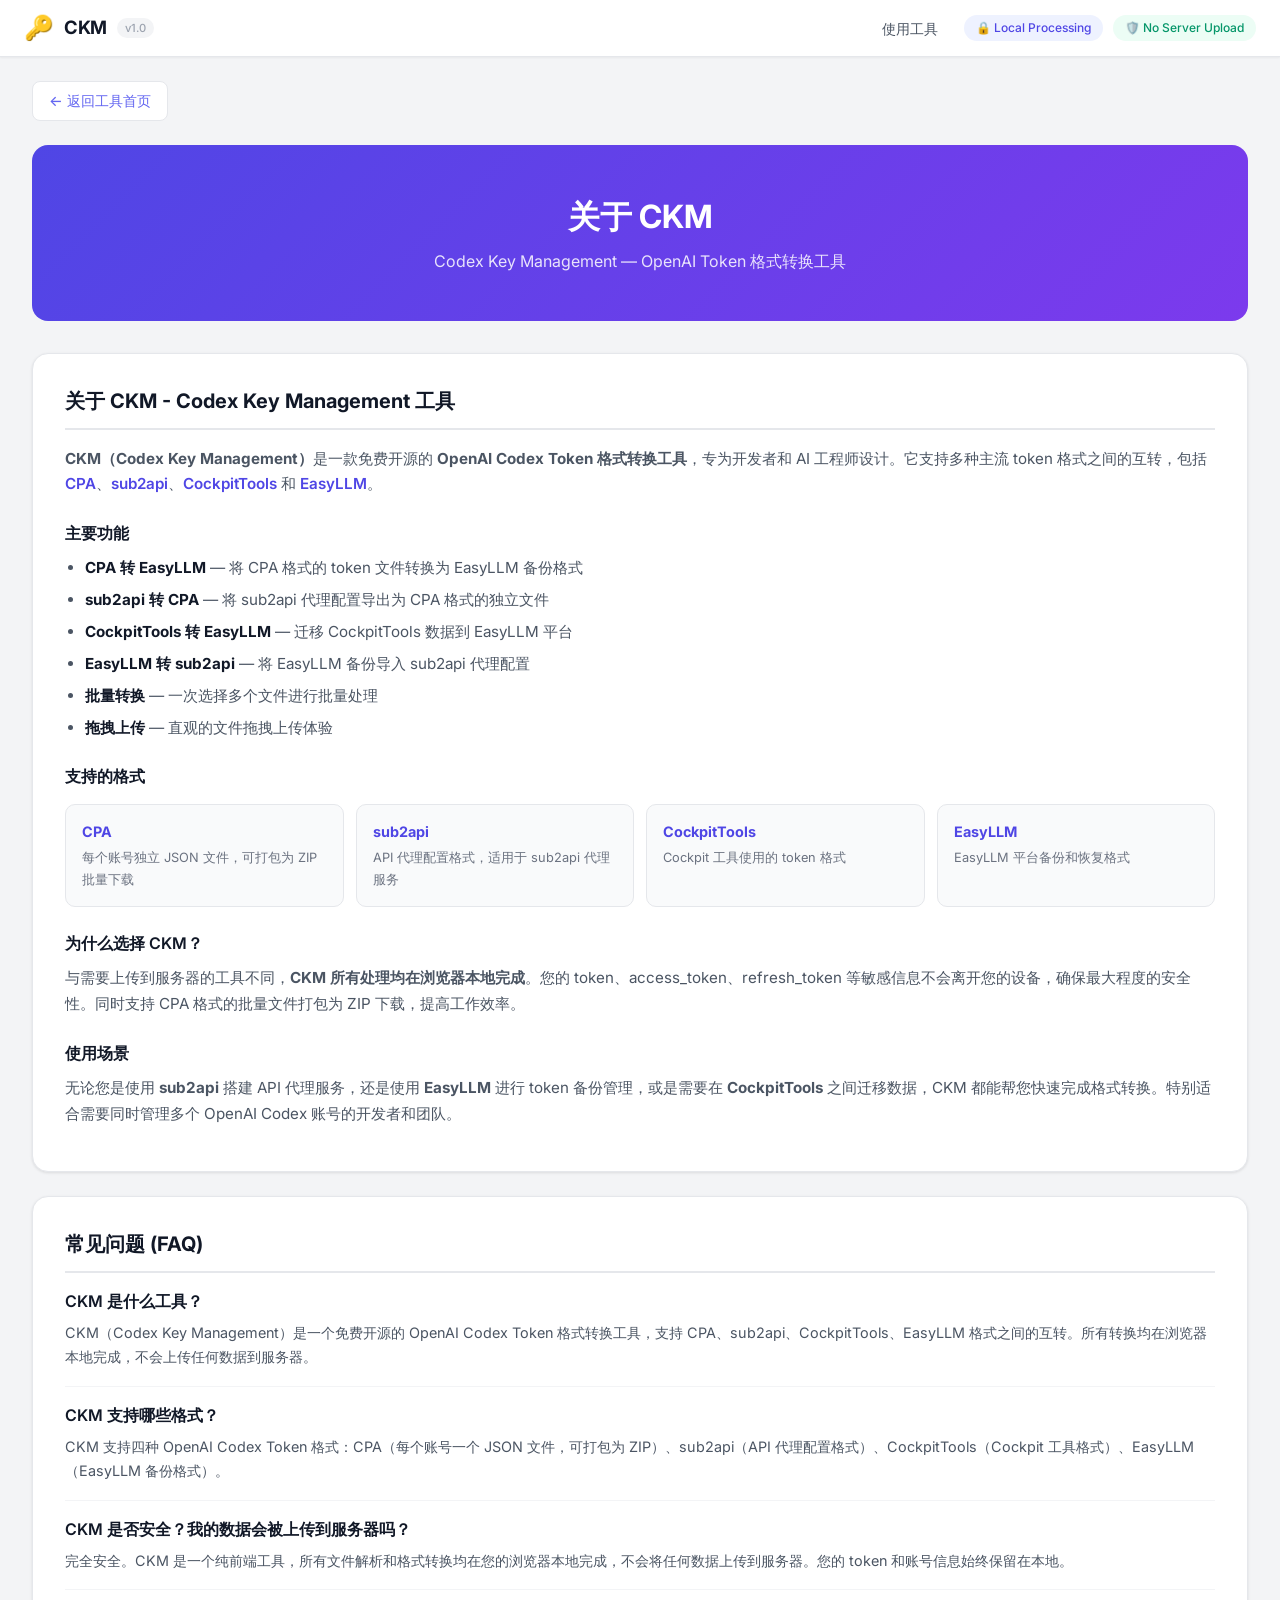
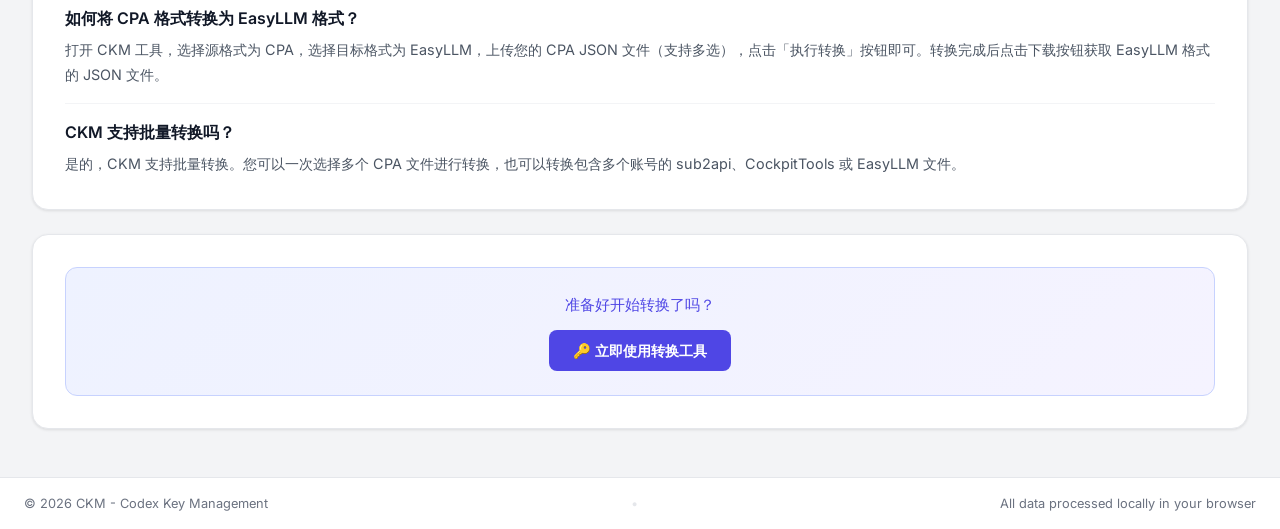
<file: about.html>
<!DOCTYPE html>
<html lang="zh-CN" dir="ltr">
<head>
    <meta charset="UTF-8">
    <meta name="viewport" content="width=device-width, initial-scale=1.0">
    <meta http-equiv="X-UA-Compatible" content="IE=edge">

    <!-- Primary SEO -->
    <title>关于 CKM | OpenAI Codex Token 格式转换工具 - CPA sub2api CockpitTools EasyLLM</title>
    <meta name="title" content="关于 CKM | OpenAI Token 格式转换工具">
    <meta name="description" content="了解 CKM（Codex Key Management）- 免费开源的 OpenAI Codex Token 格式转换工具。支持 CPA、sub2api、CockpitTools、EasyLLM 格式互转。本地浏览器处理，安全不上传。">
    <meta name="keywords" content="CKM, Codex Key Management, OpenAI token 转换, CPA 转换, sub2api 转换, CockpitTools 转换, EasyLLM 备份, OpenAI token 格式转换, token 管理工具, 免费 token 转换, 本地 token 转换工具, OpenAI API 工具">
    <meta name="author" content="CKM Project">
    <meta name="robots" content="index, follow, max-image-preview:large, max-snippet:-1, max-video-preview:-1">
    <meta name="googlebot" content="index, follow">
    <meta name="bingbot" content="index, follow">
    <meta name="language" content="Chinese">
    <meta name="revisit-after" content="7 days">
    <meta name="rating" content="general">
    <link rel="canonical" href="https://ckm.pages.dev/about.html">

    <!-- Open Graph / Facebook -->
    <meta property="og:type" content="website">
    <meta property="og:url" content="https://ckm.pages.dev/about.html">
    <meta property="og:title" content="关于 CKM | 免费 OpenAI Token 格式转换工具">
    <meta property="og:description" content="了解 CKM - 支持 CPA、sub2api、CockpitTools、EasyLLM 格式互转的本地转换工具。安全、免费、开源。">
    <meta property="og:site_name" content="CKM - Codex Key Management">
    <meta property="og:locale" content="zh_CN">

    <!-- Twitter -->
    <meta name="twitter:card" content="summary_large_image">
    <meta name="twitter:title" content="关于 CKM | 免费 OpenAI Token 转换工具">
    <meta name="twitter:description" content="了解 CKM - 支持多种 OpenAI Codex Token 格式互转的本地工具。">

    <!-- Theme & Icons -->
    <meta name="theme-color" content="#4f46e5">
    <meta name="msapplication-TileColor" content="#4f46e5">
    <meta name="apple-mobile-web-app-capable" content="yes">
    <meta name="apple-mobile-web-app-status-bar-style" content="default">
    <meta name="apple-mobile-web-app-title" content="CKM">
    <link rel="icon" type="image/svg+xml" href="/favicon.svg">
    <link rel="icon" type="image/png" sizes="32x32" href="/favicon.svg">
    <link rel="icon" type="image/png" sizes="16x16" href="/favicon.svg">
    <link rel="apple-touch-icon" href="/favicon.svg">
    <link rel="mask-icon" href="/favicon.svg" color="#4f46e5">

    <!-- Structured Data: WebApplication (GEO) -->
    <script type="application/ld+json">
    {
      "@context": "https://schema.org",
      "@type": "WebApplication",
      "name": "CKM - Codex Key Management",
      "alternateName": ["CKM", "Codex Key Manager", "OpenAI Token Converter"],
      "description": "免费开源的 OpenAI Codex Token 格式转换工具。支持 CPA、sub2api、CockpitTools、EasyLLM 格式互转。本地浏览器处理，不上传服务器。",
      "url": "https://ckm.pages.dev/",
      "applicationCategory": "DeveloperApplication",
      "operatingSystem": "Any",
      "browserRequirements": "Requires JavaScript",
      "offers": {
        "@type": "Offer",
        "price": "0",
        "priceCurrency": "USD"
      },
      "featureList": [
        "CPA 转 EasyLLM",
        "sub2api 转 CPA",
        "CockpitTools 转 EasyLLM",
        "EasyLLM 转 sub2api",
        "批量转换",
        "拖拽上传",
        "本地浏览器处理",
        "数据不上传服务器"
      ],
      "author": {
        "@type": "Organization",
        "name": "CKM Project"
      }
    }
    </script>

    <!-- Structured Data: SoftwareApplication -->
    <script type="application/ld+json">
    {
      "@context": "https://schema.org",
      "@type": "SoftwareApplication",
      "name": "CKM - Codex Key Management",
      "softwareVersion": "1.0.0",
      "description": "OpenAI Codex Token 格式转换工具，支持多种流行格式互转",
      "applicationCategory": "UtilitiesApplication",
      "operatingSystem": "Web Browser",
      "permissions": "No server access required",
      "downloadUrl": "https://ckm.pages.dev/",
      "installUrl": "https://ckm.pages.dev/",
      "aggregateRating": {
        "@type": "AggregateRating",
        "ratingValue": "4.8",
        "ratingCount": "156",
        "bestRating": "5",
        "worstRating": "1"
      }
    }
    </script>

    <!-- Structured Data: FAQPage (GEO) -->
    <script type="application/ld+json">
    {
      "@context": "https://schema.org",
      "@type": "FAQPage",
      "mainEntity": [
        {
          "@type": "Question",
          "name": "CKM 是什么工具？",
          "acceptedAnswer": {
            "@type": "Answer",
            "text": "CKM（Codex Key Management）是一个免费开源的 OpenAI Codex Token 格式转换工具，支持 CPA、sub2api、CockpitTools、EasyLLM 格式之间的互转。所有转换均在浏览器本地完成，不会上传任何数据到服务器。"
          }
        },
        {
          "@type": "Question",
          "name": "CKM 支持哪些格式？",
          "acceptedAnswer": {
            "@type": "Answer",
            "text": "CKM 支持四种 OpenAI Codex Token 格式：CPA（每个账号一个 JSON 文件，可打包为 ZIP）、sub2api（API 代理配置格式）、CockpitTools（Cockpit 工具格式）、EasyLLM（EasyLLM 备份格式）。"
          }
        },
        {
          "@type": "Question",
          "name": "CKM 是否安全？我的数据会被上传到服务器吗？",
          "acceptedAnswer": {
            "@type": "Answer",
            "text": "完全安全。CKM 是一个纯前端工具，所有文件解析和格式转换均在您的浏览器本地完成，不会将任何数据上传到服务器。您的 token 和账号信息始终保留在本地。"
          }
        },
        {
          "@type": "Question",
          "name": "如何将 CPA 格式转换为 EasyLLM 格式？",
          "acceptedAnswer": {
            "@type": "Answer",
            "text": "打开 CKM 工具，选择源格式为 CPA，选择目标格式为 EasyLLM，上传您的 CPA JSON 文件（支持多选），点击「执行转换」按钮即可。转换完成后点击下载按钮获取 EasyLLM 格式的 JSON 文件。"
          }
        },
        {
          "@type": "Question",
          "name": "CKM 支持批量转换吗？",
          "acceptedAnswer": {
            "@type": "Answer",
            "text": "是的，CKM 支持批量转换。您可以一次选择多个 CPA 文件进行转换，也可以转换包含多个账号的 sub2api、CockpitTools 或 EasyLLM 文件。"
          }
        }
      ]
    }
    </script>

    <!-- Structured Data: BreadcrumbList -->
    <script type="application/ld+json">
    {
      "@context": "https://schema.org",
      "@type": "BreadcrumbList",
      "itemListElement": [
        {
          "@type": "ListItem",
          "position": 1,
          "name": "首页",
          "item": "https://ckm.pages.dev/"
        },
        {
          "@type": "ListItem",
          "position": 2,
          "name": "关于",
          "item": "https://ckm.pages.dev/about.html"
        }
      ]
    }
    </script>

    <link rel="stylesheet" href="style.css">
    <link rel="preconnect" href="https://fonts.googleapis.com">
    <link rel="preconnect" href="https://fonts.gstatic.com" crossorigin>
    <link href="https://fonts.googleapis.com/css2?family=Inter:wght@400;500;600;700&display=swap" rel="stylesheet">
    <style>
        .about-page {
            max-width: 100%;
            width: 100%;
            margin: 0 auto;
            padding: 24px 32px;
        }
        .about-hero {
            background: linear-gradient(135deg, #4f46e5 0%, #7c3aed 100%);
            border-radius: 16px;
            padding: 48px 32px;
            text-align: center;
            margin-bottom: 32px;
        }
        .about-hero h1 {
            font-size: 2rem;
            font-weight: 700;
            color: white;
            margin-bottom: 8px;
        }
        .about-hero p {
            font-size: 1rem;
            color: rgba(255,255,255,0.85);
        }
        .about-back-link {
            display: inline-flex;
            align-items: center;
            gap: 6px;
            color: #6366f1;
            text-decoration: none;
            font-size: 0.9rem;
            font-weight: 500;
            margin-bottom: 24px;
            padding: 8px 16px;
            background: white;
            border-radius: 8px;
            border: 1px solid #e5e7eb;
            transition: all 150ms;
        }
        .about-back-link:hover {
            background: #eef2ff;
            border-color: #6366f1;
        }
        .about-card {
            background: white;
            border-radius: 16px;
            border: 1px solid #e5e7eb;
            padding: 32px;
            margin-bottom: 24px;
            box-shadow: 0 1px 3px rgba(0,0,0,0.1);
        }
        .about-card h2 {
            font-size: 1.25rem;
            font-weight: 700;
            color: #111827;
            margin-bottom: 16px;
            padding-bottom: 12px;
            border-bottom: 2px solid #e5e7eb;
        }
        .about-card h3 {
            font-size: 1rem;
            font-weight: 600;
            color: #111827;
            margin-top: 24px;
            margin-bottom: 10px;
        }
        .about-card p {
            font-size: 0.95rem;
            color: #4b5563;
            line-height: 1.7;
            margin-bottom: 12px;
        }
        .about-card ul {
            padding-left: 20px;
            margin-bottom: 16px;
        }
        .about-card li {
            font-size: 0.95rem;
            color: #4b5563;
            line-height: 1.7;
            margin-bottom: 6px;
        }
        .about-card li strong {
            color: #111827;
        }
        .format-grid {
            display: grid;
            grid-template-columns: repeat(auto-fit, minmax(180px, 1fr));
            gap: 12px;
            margin-top: 16px;
        }
        .format-card {
            background: #f9fafb;
            border: 1px solid #e5e7eb;
            border-radius: 10px;
            padding: 16px;
            transition: all 150ms;
        }
        .format-card:hover {
            border-color: #6366f1;
            background: #eef2ff;
        }
        .format-card h4 {
            font-size: 0.9rem;
            font-weight: 700;
            color: #4f46e5;
            margin-bottom: 4px;
        }
        .format-card p {
            font-size: 0.8rem;
            color: #6b7280;
            margin-bottom: 0;
        }
        .faq-list {
            display: flex;
            flex-direction: column;
            gap: 16px;
        }
        .faq-item {
            border-bottom: 1px solid #f3f4f6;
            padding-bottom: 16px;
        }
        .faq-item:last-child {
            border-bottom: none;
            padding-bottom: 0;
        }
        .faq-question {
            font-size: 1rem;
            font-weight: 600;
            color: #111827;
            margin-bottom: 8px;
        }
        .faq-answer {
            font-size: 0.9rem;
            color: #4b5563;
            line-height: 1.7;
        }
        .cta-box {
            background: linear-gradient(135deg, #eef2ff 0%, #f5f3ff 100%);
            border: 1px solid #c7d2fe;
            border-radius: 12px;
            padding: 24px;
            text-align: center;
        }
        .cta-box p {
            color: #4f46e5;
            font-weight: 500;
            margin-bottom: 12px;
        }
        .cta-btn {
            display: inline-flex;
            align-items: center;
            gap: 6px;
            padding: 10px 24px;
            background: #4f46e5;
            color: white;
            text-decoration: none;
            border-radius: 8px;
            font-weight: 600;
            font-size: 0.9rem;
            transition: all 150ms;
        }
        .cta-btn:hover {
            background: #4338ca;
            box-shadow: 0 4px 12px rgba(79,70,229,0.3);
        }
        .about-link {
            color: #4f46e5;
            text-decoration: none;
            font-weight: 600;
            border-bottom: 1px solid transparent;
            transition: all 150ms;
        }
        .about-link:hover {
            color: #4338ca;
            border-bottom-color: #4338ca;
        }
        @media (max-width: 640px) {
            .about-hero { padding: 32px 20px; }
            .about-hero h1 { font-size: 1.5rem; }
            .about-card { padding: 20px; }
            .format-grid { grid-template-columns: 1fr 1fr; }
        }
    </style>
</head>
<body>
    <!-- Top Navigation Bar -->
    <nav class="navbar">
        <div class="navbar-inner">
            <div class="navbar-brand">
                <span class="brand-icon">🔑</span>
                <span class="brand-name">CKM</span>
                <span class="brand-version">v1.0</span>
            </div>
            <div class="navbar-info">
                <a href="/" class="nav-link">使用工具</a>
                <span class="status-badge status-local">🔒 Local Processing</span>
                <span class="status-badge status-secure">🛡️ No Server Upload</span>
            </div>
        </div>
    </nav>

    <main class="about-page">
        <a href="/" class="about-back-link">← 返回工具首页</a>

        <div class="about-hero">
            <h1>关于 CKM</h1>
            <p>Codex Key Management — OpenAI Token 格式转换工具</p>
        </div>

        <article class="about-card">
            <h2>关于 CKM - Codex Key Management 工具</h2>
            <p><strong>CKM（Codex Key Management）</strong>是一款免费开源的 <strong>OpenAI Codex Token 格式转换工具</strong>，专为开发者和 AI 工程师设计。它支持多种主流 token 格式之间的互转，包括 <strong><a href="https://github.com/router-for-me/CLIProxyAPI" target="_blank" rel="noopener noreferrer" class="about-link">CPA</a></strong>、<strong><a href="https://github.com/Wei-Shaw/sub2api" target="_blank" rel="noopener noreferrer" class="about-link">sub2api</a></strong>、<strong><a href="https://github.com/jlcodes99/cockpit-tools" target="_blank" rel="noopener noreferrer" class="about-link">CockpitTools</a></strong> 和 <strong><a href="https://github.com/libaxuan/EasyLLM" target="_blank" rel="noopener noreferrer" class="about-link">EasyLLM</a></strong>。</p>

            <h3>主要功能</h3>
            <ul>
                <li><strong>CPA 转 EasyLLM</strong> — 将 CPA 格式的 token 文件转换为 EasyLLM 备份格式</li>
                <li><strong>sub2api 转 CPA</strong> — 将 sub2api 代理配置导出为 CPA 格式的独立文件</li>
                <li><strong>CockpitTools 转 EasyLLM</strong> — 迁移 CockpitTools 数据到 EasyLLM 平台</li>
                <li><strong>EasyLLM 转 sub2api</strong> — 将 EasyLLM 备份导入 sub2api 代理配置</li>
                <li><strong>批量转换</strong> — 一次选择多个文件进行批量处理</li>
                <li><strong>拖拽上传</strong> — 直观的文件拖拽上传体验</li>
            </ul>

            <h3>支持的格式</h3>
            <div class="format-grid">
                <div class="format-card">
                    <h4>CPA</h4>
                    <p>每个账号独立 JSON 文件，可打包为 ZIP 批量下载</p>
                </div>
                <div class="format-card">
                    <h4>sub2api</h4>
                    <p>API 代理配置格式，适用于 sub2api 代理服务</p>
                </div>
                <div class="format-card">
                    <h4>CockpitTools</h4>
                    <p>Cockpit 工具使用的 token 格式</p>
                </div>
                <div class="format-card">
                    <h4>EasyLLM</h4>
                    <p>EasyLLM 平台备份和恢复格式</p>
                </div>
            </div>

            <h3>为什么选择 CKM？</h3>
            <p>与需要上传到服务器的工具不同，<strong>CKM 所有处理均在浏览器本地完成</strong>。您的 token、access_token、refresh_token 等敏感信息不会离开您的设备，确保最大程度的安全性。同时支持 CPA 格式的批量文件打包为 ZIP 下载，提高工作效率。</p>

            <h3>使用场景</h3>
            <p>无论您是使用 <strong>sub2api</strong> 搭建 API 代理服务，还是使用 <strong>EasyLLM</strong> 进行 token 备份管理，或是需要在 <strong>CockpitTools</strong> 之间迁移数据，CKM 都能帮您快速完成格式转换。特别适合需要同时管理多个 OpenAI Codex 账号的开发者和团队。</p>
        </article>

        <article class="about-card">
            <h2>常见问题 (FAQ)</h2>
            <div class="faq-list">
                <div class="faq-item">
                    <div class="faq-question">CKM 是什么工具？</div>
                    <div class="faq-answer">CKM（Codex Key Management）是一个免费开源的 OpenAI Codex Token 格式转换工具，支持 CPA、sub2api、CockpitTools、EasyLLM 格式之间的互转。所有转换均在浏览器本地完成，不会上传任何数据到服务器。</div>
                </div>
                <div class="faq-item">
                    <div class="faq-question">CKM 支持哪些格式？</div>
                    <div class="faq-answer">CKM 支持四种 OpenAI Codex Token 格式：CPA（每个账号一个 JSON 文件，可打包为 ZIP）、sub2api（API 代理配置格式）、CockpitTools（Cockpit 工具格式）、EasyLLM（EasyLLM 备份格式）。</div>
                </div>
                <div class="faq-item">
                    <div class="faq-question">CKM 是否安全？我的数据会被上传到服务器吗？</div>
                    <div class="faq-answer">完全安全。CKM 是一个纯前端工具，所有文件解析和格式转换均在您的浏览器本地完成，不会将任何数据上传到服务器。您的 token 和账号信息始终保留在本地。</div>
                </div>
                <div class="faq-item">
                    <div class="faq-question">如何将 CPA 格式转换为 EasyLLM 格式？</div>
                    <div class="faq-answer">打开 CKM 工具，选择源格式为 CPA，选择目标格式为 EasyLLM，上传您的 CPA JSON 文件（支持多选），点击「执行转换」按钮即可。转换完成后点击下载按钮获取 EasyLLM 格式的 JSON 文件。</div>
                </div>
                <div class="faq-item">
                    <div class="faq-question">CKM 支持批量转换吗？</div>
                    <div class="faq-answer">是的，CKM 支持批量转换。您可以一次选择多个 CPA 文件进行转换，也可以转换包含多个账号的 sub2api、CockpitTools 或 EasyLLM 文件。</div>
                </div>
            </div>
        </article>

        <article class="about-card">
            <div class="cta-box">
                <p>准备好开始转换了吗？</p>
                <a href="/" class="cta-btn">🔑 立即使用转换工具</a>
            </div>
        </article>
    </main>

    <footer class="footer">
        <div class="footer-inner">
            <span>© 2026 CKM - Codex Key Management</span>
            <span class="footer-sep">•</span>
            <span>All data processed locally in your browser</span>
        </div>
    </footer>
</body>
</html>
</file>
<file: style.css>
/* ========== Reset & Variables ========== */
* {
    margin: 0;
    padding: 0;
    box-sizing: border-box;
}

:root {
    /* Colors */
    --bg-app: #f3f4f6;
    --bg-white: #ffffff;
    --bg-gray-50: #f9fafb;
    --bg-gray-100: #f3f4f6;
    --bg-gray-800: #1f2937;
    --bg-gray-900: #111827;

    --primary: #4f46e5;
    --primary-light: #6366f1;
    --primary-dark: #4338ca;
    --primary-bg: #eef2ff;

    --success: #059669;
    --success-light: #d1fae5;
    --success-bg: #ecfdf5;
    --success-border: #a7f3d0;

    --error: #dc2626;
    --error-light: #fee2e2;
    --error-bg: #fef2f2;
    --error-border: #fecaca;

    --warning: #d97706;
    --warning-light: #fef3c7;

    --text-primary: #111827;
    --text-secondary: #4b5563;
    --text-muted: #6b7280;
    --text-light: #9ca3af;
    --text-inverse: #ffffff;

    --border: #e5e7eb;
    --border-light: #f3f4f6;

    /* Shadows */
    --shadow-xs: 0 1px 2px rgba(0, 0, 0, 0.05);
    --shadow-sm: 0 1px 3px rgba(0, 0, 0, 0.1), 0 1px 2px rgba(0, 0, 0, 0.06);
    --shadow: 0 4px 6px -1px rgba(0, 0, 0, 0.1), 0 2px 4px -2px rgba(0, 0, 0, 0.1);
    --shadow-md: 0 6px 10px -2px rgba(0, 0, 0, 0.1), 0 3px 6px -3px rgba(0, 0, 0, 0.1);
    --shadow-lg: 0 10px 15px -3px rgba(0, 0, 0, 0.1), 0 4px 6px -4px rgba(0, 0, 0, 0.1);

    /* Radius */
    --radius-sm: 4px;
    --radius: 6px;
    --radius-md: 8px;
    --radius-lg: 12px;
    --radius-xl: 16px;

    /* Transitions */
    --transition: 150ms cubic-bezier(0.4, 0, 0.2, 1);
    --transition-slow: 300ms cubic-bezier(0.4, 0, 0.2, 1);
}

/* ========== App Layout ========== */
body {
    font-family: 'Inter', -apple-system, BlinkMacSystemFont, 'Segoe UI', Roboto, sans-serif;
    background: var(--bg-app);
    color: var(--text-primary);
    line-height: 1.5;
    -webkit-font-smoothing: antialiased;
    -moz-osx-font-smoothing: grayscale;
}

.app {
    display: flex;
    flex-direction: column;
    min-height: 100vh;
}

/* ========== Navbar ========== */
.navbar {
    background: var(--bg-white);
    border-bottom: 1px solid var(--border);
    box-shadow: var(--shadow-xs);
    position: sticky;
    top: 0;
    z-index: 100;
}

.navbar-inner {
    max-width: 1400px;
    margin: 0 auto;
    padding: 0 24px;
    height: 56px;
    display: flex;
    align-items: center;
    justify-content: space-between;
}

.navbar-brand {
    display: flex;
    align-items: center;
    gap: 10px;
}

.brand-icon {
    font-size: 1.5rem;
}

.brand-name {
    font-size: 1.15rem;
    font-weight: 700;
    color: var(--text-primary);
    letter-spacing: -0.025em;
}

.brand-version {
    font-size: 0.7rem;
    font-weight: 500;
    color: var(--text-light);
    background: var(--bg-gray-100);
    padding: 2px 8px;
    border-radius: 999px;
}

.navbar-info {
    display: flex;
    align-items: center;
    gap: 10px;
}

.status-badge {
    font-size: 0.75rem;
    font-weight: 500;
    padding: 4px 12px;
    border-radius: 999px;
}

.status-local {
    background: var(--primary-bg);
    color: var(--primary);
}

.status-secure {
    background: var(--success-bg);
    color: var(--success);
}

.nav-link {
    font-size: 0.85rem;
    font-weight: 500;
    color: var(--text-secondary);
    text-decoration: none;
    padding: 6px 12px;
    border-radius: var(--radius);
    transition: all var(--transition);
}

.nav-link:hover {
    color: var(--primary);
    background: var(--primary-bg);
}

.nav-link.active {
    color: var(--primary);
    background: var(--primary-bg);
    font-weight: 600;
}

/* ========== App Body ========== */
.app-body {
    display: flex;
    flex: 1;
    max-width: 1400px;
    width: 100%;
    margin: 0 auto;
    padding: 24px;
    gap: 24px;
}

/* ========== Sidebar ========== */
.sidebar {
    width: 260px;
    flex-shrink: 0;
    display: flex;
    flex-direction: column;
    gap: 24px;
}

.sidebar-section {
    background: var(--bg-white);
    border-radius: var(--radius-lg);
    border: 1px solid var(--border);
    padding: 20px;
    box-shadow: var(--shadow-xs);
}

.sidebar-title {
    font-size: 0.7rem;
    font-weight: 600;
    text-transform: uppercase;
    letter-spacing: 0.05em;
    color: var(--text-light);
    margin-bottom: 16px;
}

.sidebar-steps {
    display: flex;
    flex-direction: column;
    gap: 4px;
}

.sidebar-step {
    display: flex;
    align-items: center;
    gap: 12px;
    padding: 10px 12px;
    border-radius: var(--radius);
    cursor: default;
    transition: background var(--transition);
}

.sidebar-step.active {
    background: var(--primary-bg);
}

.step-number {
    width: 24px;
    height: 24px;
    border-radius: 50%;
    display: flex;
    align-items: center;
    justify-content: center;
    font-size: 0.75rem;
    font-weight: 600;
    background: var(--bg-gray-100);
    color: var(--text-muted);
}

.sidebar-step.active .step-number {
    background: var(--primary);
    color: var(--text-inverse);
}

.step-label {
    font-size: 0.85rem;
    font-weight: 500;
    color: var(--text-secondary);
}

.sidebar-step.active .step-label {
    color: var(--primary);
    font-weight: 600;
}

.format-list {
    display: flex;
    flex-direction: column;
    gap: 10px;
}

.format-item {
    display: flex;
    flex-direction: column;
    gap: 2px;
    padding: 8px 10px;
    border-radius: var(--radius);
    transition: background var(--transition);
}

.format-item:hover {
    background: var(--bg-gray-50);
}

.format-tag {
    font-size: 0.8rem;
    font-weight: 600;
    color: var(--primary);
}

.format-desc {
    font-size: 0.75rem;
    color: var(--text-muted);
}

/* ========== Main Panel ========== */
.main-panel {
    flex: 1;
    min-width: 0;
    display: flex;
    flex-direction: column;
    gap: 20px;
}

/* ========== Card ========== */
.card {
    background: var(--bg-white);
    border-radius: var(--radius-lg);
    border: 1px solid var(--border);
    box-shadow: var(--shadow-sm);
    overflow: hidden;
}

.card-header {
    padding: 20px 24px;
    border-bottom: 1px solid var(--border);
    display: flex;
    align-items: center;
    justify-content: space-between;
}

.card-title-row {
    display: flex;
    align-items: center;
    gap: 10px;
}

.card-icon {
    font-size: 1.25rem;
}

.card-title {
    font-size: 1rem;
    font-weight: 600;
    color: var(--text-primary);
}

.card-badge {
    font-size: 0.7rem;
    font-weight: 600;
    padding: 4px 12px;
    border-radius: 999px;
    background: var(--primary-bg);
    color: var(--primary);
    letter-spacing: 0.02em;
}

.card-body {
    padding: 24px;
}

.card-footer {
    padding: 16px 24px;
    border-top: 1px solid var(--border);
    background: var(--bg-gray-50);
}

/* Success Card */
.card-success {
    border-color: var(--success-border);
}

.card-success .card-header {
    background: var(--success-bg);
    border-bottom-color: var(--success-border);
}

.success-badge {
    font-size: 0.7rem;
    font-weight: 600;
    padding: 4px 12px;
    border-radius: 999px;
    background: var(--success);
    color: var(--text-inverse);
    letter-spacing: 0.02em;
}

/* Error Card */
.card-error {
    border-color: var(--error-border);
}

.card-error .card-header {
    background: var(--error-bg);
    border-bottom-color: var(--error-border);
}

.error-badge {
    font-size: 0.7rem;
    font-weight: 600;
    padding: 4px 12px;
    border-radius: 999px;
    background: var(--error);
    color: var(--text-inverse);
    letter-spacing: 0.02em;
}

/* ========== Conversion Grid ========== */
.conversion-grid {
    display: flex;
    align-items: stretch;
    gap: 24px;
}

.conversion-panel {
    flex: 1;
}

.panel-header {
    display: flex;
    align-items: center;
    gap: 10px;
    margin-bottom: 16px;
}

.panel-badge {
    font-size: 0.65rem;
    font-weight: 700;
    padding: 3px 8px;
    border-radius: var(--radius-sm);
    letter-spacing: 0.06em;
}

.panel-badge-source {
    background: #dbeafe;
    color: #1d4ed8;
}

.panel-badge-target {
    background: #fce7f3;
    color: #be185d;
}

.panel-header h3 {
    font-size: 0.9rem;
    font-weight: 600;
    color: var(--text-primary);
}

/* ========== Form Fields ========== */
.field-label {
    display: block;
    font-size: 0.8rem;
    font-weight: 500;
    color: var(--text-secondary);
    margin-bottom: 6px;
    margin-top: 16px;
}

.field-label:first-child {
    margin-top: 0;
}

.field-select {
    width: 100%;
    padding: 10px 36px 10px 12px;
    border: 1px solid var(--border);
    border-radius: var(--radius);
    font-size: 0.875rem;
    font-weight: 500;
    color: var(--text-primary);
    background: var(--bg-white);
    appearance: none;
    background-image: url("data:image/svg+xml,%3Csvg xmlns='http://www.w3.org/2000/svg' width='16' height='16' viewBox='0 0 24 24' fill='none' stroke='%236b7280' stroke-width='2' stroke-linecap='round' stroke-linejoin='round'%3E%3Cpolyline points='6 9 12 15 18 9'%3E%3C/polyline%3E%3C/svg%3E");
    background-repeat: no-repeat;
    background-position: right 10px center;
    background-size: 16px;
    cursor: pointer;
    transition: all var(--transition);
}

.field-select:hover {
    border-color: var(--primary-light);
}

.field-select:focus {
    outline: none;
    border-color: var(--primary);
    box-shadow: 0 0 0 3px rgba(79, 70, 229, 0.1);
}

/* ========== File Upload ========== */
.file-upload {
    margin-top: 8px;
}

.upload-area {
    display: flex;
    flex-direction: column;
    align-items: center;
    padding: 24px 16px;
    border: 2px dashed var(--border);
    border-radius: var(--radius-md);
    background: var(--bg-gray-50);
    transition: all var(--transition-slow);
    cursor: pointer;
}

.upload-area:hover, .upload-area.drag-over {
    border-color: var(--primary-light);
    background: var(--primary-bg);
}

.upload-icon-wrapper {
    width: 48px;
    height: 48px;
    display: flex;
    align-items: center;
    justify-content: center;
    background: var(--bg-white);
    border-radius: 50%;
    box-shadow: var(--shadow-sm);
    margin-bottom: 12px;
}

.upload-icon {
    font-size: 1.5rem;
}

.upload-title {
    font-size: 0.875rem;
    font-weight: 500;
    color: var(--text-primary);
    margin-bottom: 4px;
}

.upload-subtitle {
    font-size: 0.75rem;
    color: var(--text-muted);
    margin-bottom: 12px;
}

.upload-btn {
    display: inline-block;
    padding: 8px 20px;
    background: var(--bg-white);
    color: var(--primary);
    border: 1px solid var(--primary);
    border-radius: var(--radius);
    cursor: pointer;
    font-size: 0.8rem;
    font-weight: 600;
    transition: all var(--transition);
}

.upload-btn:hover {
    background: var(--primary-bg);
}

/* ========== File List ========== */
.file-list {
    animation: fadeIn 200ms ease-out;
}

@keyframes fadeIn {
    from { opacity: 0; transform: translateY(-8px); }
    to { opacity: 1; transform: translateY(0); }
}

.file-list-header {
    display: flex;
    justify-content: space-between;
    align-items: center;
    margin-bottom: 8px;
    padding: 0 4px;
}

.file-count {
    font-size: 0.8rem;
    font-weight: 600;
    color: var(--text-secondary);
}

.clear-files-btn {
    padding: 3px 8px;
    background: none;
    border: 1px solid var(--border);
    border-radius: var(--radius-sm);
    font-size: 0.7rem;
    color: var(--text-muted);
    cursor: pointer;
    transition: all var(--transition);
}

.clear-files-btn:hover {
    background: var(--error-light);
    color: var(--error);
    border-color: var(--error-border);
}

.file-items {
    list-style: none;
    max-height: 140px;
    overflow-y: auto;
    padding: 0;
    margin: 0;
    display: flex;
    flex-direction: column;
    gap: 4px;
}

.file-items li {
    padding: 6px 10px;
    background: var(--bg-gray-50);
    border-radius: var(--radius-sm);
    font-size: 0.8rem;
    color: var(--text-secondary);
    display: flex;
    align-items: center;
    gap: 6px;
    border: 1px solid var(--border-light);
    overflow: hidden;
    text-overflow: ellipsis;
    white-space: nowrap;
}

.file-items li::before {
    content: '📄';
    font-size: 0.85rem;
    flex-shrink: 0;
}

/* ========== Format Hint ========== */
.format-hint {
    margin-top: 12px;
    padding: 8px 12px;
    background: var(--primary-bg);
    border-radius: var(--radius-sm);
    font-size: 0.8rem;
    color: var(--primary);
    display: none;
    align-items: center;
    gap: 6px;
}

.format-hint.show {
    display: flex;
}

/* ========== Conversion Divider ========== */
.conversion-divider {
    display: flex;
    flex-direction: column;
    align-items: center;
    justify-content: center;
    gap: 8px;
    flex-shrink: 0;
}

.divider-line {
    flex: 1;
    width: 1px;
    background: var(--border);
}

.divider-icon {
    width: 36px;
    height: 36px;
    background: var(--primary);
    color: var(--text-inverse);
    border-radius: 50%;
    display: flex;
    align-items: center;
    justify-content: center;
    font-size: 1.1rem;
    font-weight: 600;
    box-shadow: var(--shadow-md);
}

/* ========== Output Preview ========== */
.output-preview {
    margin-top: 8px;
    padding: 12px;
    background: var(--bg-gray-50);
    border-radius: var(--radius-md);
    border: 1px solid var(--border);
    display: flex;
    flex-direction: column;
    gap: 8px;
}

.preview-row {
    display: flex;
    justify-content: space-between;
    align-items: center;
}

.preview-label {
    font-size: 0.8rem;
    color: var(--text-muted);
}

.preview-value {
    font-size: 0.8rem;
    font-weight: 600;
    color: var(--text-primary);
}

.preview-value.mono {
    font-family: 'SF Mono', 'Fira Code', monospace;
    font-size: 0.75rem;
    background: var(--bg-white);
    padding: 2px 8px;
    border-radius: var(--radius-sm);
    border: 1px solid var(--border-light);
}

/* ========== Convert Button ========== */
.convert-btn {
    width: 100%;
    padding: 12px 20px;
    background: var(--primary);
    color: var(--text-inverse);
    border: none;
    border-radius: var(--radius);
    font-size: 0.9rem;
    font-weight: 600;
    cursor: pointer;
    transition: all var(--transition);
    display: flex;
    align-items: center;
    justify-content: center;
    gap: 8px;
}

.convert-btn:hover {
    background: var(--primary-dark);
    box-shadow: var(--shadow-md);
}

.convert-btn:active {
    transform: scale(0.99);
}

.convert-btn:disabled {
    opacity: 0.6;
    cursor: not-allowed;
}

.btn-icon {
    font-size: 1.1rem;
}

/* ========== Spinner ========== */
.spinner {
    width: 18px;
    height: 18px;
    border: 2px solid rgba(255, 255, 255, 0.3);
    border-top: 2px solid white;
    border-radius: 50%;
    animation: spin 0.6s linear infinite;
}

@keyframes spin {
    to { transform: rotate(360deg); }
}

/* ========== Result Details ========== */
.result-details {
    padding: 8px 0;
}

.result-details p {
    font-size: 0.9rem;
    color: var(--text-secondary);
    margin-bottom: 4px;
}

.result-details .result-stats {
    display: flex;
    gap: 20px;
    margin-top: 12px;
}

.result-stat {
    display: flex;
    flex-direction: column;
    gap: 2px;
}

.result-stat-value {
    font-size: 1.25rem;
    font-weight: 700;
    color: var(--success);
}

.result-stat-label {
    font-size: 0.75rem;
    color: var(--text-muted);
}

/* ========== Download Button ========== */
.download-btn {
    padding: 12px 24px;
    background: var(--success);
    color: var(--text-inverse);
    border: none;
    border-radius: var(--radius);
    cursor: pointer;
    font-size: 0.9rem;
    font-weight: 600;
    transition: all var(--transition);
    display: flex;
    align-items: center;
    justify-content: center;
    gap: 8px;
}

.download-btn:hover {
    background: #047857;
    box-shadow: var(--shadow-md);
}

/* ========== Error Details ========== */
.error-details {
    padding: 8px 0;
    font-size: 0.9rem;
    color: var(--text-secondary);
}

/* ========== Footer ========== */
.footer {
    border-top: 1px solid var(--border);
    background: var(--bg-white);
    margin-top: auto;
}

.footer-inner {
    max-width: 1400px;
    margin: 0 auto;
    padding: 16px 24px;
    display: flex;
    align-items: center;
    justify-content: space-between;
    gap: 12px;
    font-size: 0.8rem;
    color: var(--text-muted);
}

.footer-left,
.footer-right {
    display: flex;
    align-items: center;
    gap: 12px;
}

.footer-sep {
    color: var(--border);
}

.footer-link {
    display: inline-flex;
    align-items: center;
    gap: 6px;
    color: var(--text-muted);
    text-decoration: none;
    transition: color var(--transition);
    font-weight: 500;
}

.footer-link:hover {
    color: var(--primary);
}

.footer-link svg {
    transition: transform var(--transition);
}

.footer-link:hover svg {
    transform: translateY(-1px);
}

/* ========== About Page Styles ========== */
.brand-link {
    display: flex;
    align-items: center;
    gap: 10px;
    text-decoration: none;
}

.navbar-nav {
    display: flex;
    align-items: center;
    gap: 8px;
}

.nav-link {
    padding: 6px 16px;
    font-size: 0.875rem;
    font-weight: 500;
    color: var(--text-secondary);
    text-decoration: none;
    border-radius: var(--radius);
    transition: all var(--transition);
}

.nav-link:hover {
    color: var(--primary);
    background: var(--primary-bg);
}

.nav-link.active {
    color: var(--primary);
    background: var(--primary-bg);
    font-weight: 600;
}

.about-container {
    max-width: 900px;
    margin: 0 auto;
    padding: 40px 24px;
}

.about-content {
    background: var(--bg-white);
    border-radius: var(--radius-lg);
    border: 1px solid var(--border);
    padding: 48px;
    box-shadow: var(--shadow-sm);
}

.about-header {
    text-align: center;
    margin-bottom: 48px;
    padding-bottom: 32px;
    border-bottom: 2px solid var(--border);
}

.about-header h1 {
    font-size: 2rem;
    font-weight: 700;
    color: var(--text-primary);
    margin-bottom: 12px;
    line-height: 1.2;
}

.about-subtitle {
    font-size: 1.1rem;
    color: var(--text-muted);
    font-weight: 500;
}

.about-section {
    margin-bottom: 40px;
}

.about-section:last-child {
    margin-bottom: 0;
}

.about-section h2 {
    font-size: 1.5rem;
    font-weight: 700;
    color: var(--text-primary);
    margin-bottom: 16px;
}

.about-section h3 {
    font-size: 1.1rem;
    font-weight: 600;
    color: var(--text-primary);
    margin-bottom: 8px;
}

.about-section p {
    font-size: 1rem;
    color: var(--text-secondary);
    line-height: 1.8;
    margin-bottom: 16px;
}

.about-section p:last-child {
    margin-bottom: 0;
}

.lead-text {
    font-size: 1.05rem !important;
    line-height: 1.8 !important;
}

.lead-text a {
    color: var(--primary);
    text-decoration: none;
    font-weight: 600;
    transition: color var(--transition);
}

.lead-text a:hover {
    color: var(--primary-dark);
    text-decoration: underline;
}

.feature-list {
    list-style: none;
    padding: 0;
    margin: 0;
}

.feature-list li {
    padding: 12px 0;
    padding-left: 32px;
    position: relative;
    font-size: 1rem;
    color: var(--text-secondary);
    line-height: 1.7;
    border-bottom: 1px solid var(--border-light);
}

.feature-list li:last-child {
    border-bottom: none;
}

.feature-list li::before {
    content: '✓';
    position: absolute;
    left: 0;
    top: 12px;
    width: 24px;
    height: 24px;
    background: var(--success-bg);
    color: var(--success);
    border-radius: 50%;
    display: flex;
    align-items: center;
    justify-content: center;
    font-weight: 700;
    font-size: 0.9rem;
}

.highlight-box {
    background: var(--primary-bg);
    border-left: 4px solid var(--primary);
    padding: 20px 24px;
    border-radius: var(--radius);
    margin: 20px 0;
}

.highlight-box p {
    margin: 0;
    color: var(--text-primary);
}

.format-grid {
    display: grid;
    grid-template-columns: repeat(auto-fit, minmax(200px, 1fr));
    gap: 16px;
    margin-top: 20px;
}

.format-card {
    background: var(--bg-gray-50);
    border: 1px solid var(--border);
    border-radius: var(--radius-md);
    padding: 20px;
    transition: all var(--transition);
}

.format-card:hover {
    border-color: var(--primary);
    box-shadow: var(--shadow-sm);
    transform: translateY(-2px);
}

.format-card h3 {
    color: var(--primary);
    font-size: 1.1rem;
    font-weight: 700;
    margin-bottom: 8px;
}

.format-card p {
    font-size: 0.9rem;
    color: var(--text-muted);
    margin: 0;
    line-height: 1.6;
}

.github-box {
    margin-top: 20px;
    padding: 24px;
    background: var(--bg-gray-50);
    border-radius: var(--radius-md);
    border: 1px solid var(--border);
}

.github-link {
    display: inline-flex;
    align-items: center;
    gap: 12px;
    padding: 12px 24px;
    background: var(--text-primary);
    color: var(--text-inverse);
    text-decoration: none;
    border-radius: var(--radius);
    font-weight: 600;
    font-size: 1rem;
    transition: all var(--transition);
}

.github-link:hover {
    background: var(--bg-gray-800);
    transform: translateY(-2px);
    box-shadow: var(--shadow-md);
}

.demo-links {
    display: flex;
    flex-direction: column;
    gap: 12px;
    margin-top: 20px;
}

.demo-link {
    display: block;
    padding: 16px 20px;
    background: var(--bg-gray-50);
    border: 1px solid var(--border);
    border-radius: var(--radius);
    color: var(--text-primary);
    text-decoration: none;
    font-weight: 500;
    transition: all var(--transition);
}

.demo-link:hover {
    border-color: var(--primary);
    background: var(--primary-bg);
    color: var(--primary);
    transform: translateX(4px);
}

.cta-section {
    text-align: center;
    padding: 40px 0;
    margin-top: 48px;
    border-top: 2px solid var(--border);
}

.cta-section h2 {
    margin-bottom: 12px;
}

.cta-section p {
    font-size: 1.1rem;
    margin-bottom: 24px;
}

.cta-button {
    display: inline-flex;
    align-items: center;
    gap: 12px;
    padding: 14px 32px;
    background: var(--primary);
    color: var(--text-inverse);
    text-decoration: none;
    border-radius: var(--radius);
    font-size: 1.05rem;
    font-weight: 600;
    transition: all var(--transition);
}

.cta-button:hover {
    background: var(--primary-dark);
    transform: translateY(-2px);
    box-shadow: var(--shadow-lg);
}

.cta-button span:last-child {
    font-size: 1.3rem;
    transition: transform var(--transition);
}

.cta-button:hover span:last-child {
    transform: translateX(4px);
}

/* ========== SEO Content Section ========== */
.seo-content {
    display: none;
}

/* ========== Scrollbar ========== */
.file-items::-webkit-scrollbar {
    width: 4px;
}

.file-items::-webkit-scrollbar-track {
    background: transparent;
}

.file-items::-webkit-scrollbar-thumb {
    background: var(--border);
    border-radius: 2px;
}

.file-items::-webkit-scrollbar-thumb:hover {
    background: var(--text-light);
}

/* ========== Responsive ========== */
@media (max-width: 1024px) {
    .app-body {
        flex-direction: column;
        padding: 16px;
    }

    .sidebar {
        width: 100%;
        flex-direction: row;
        gap: 16px;
    }

    .sidebar-section {
        flex: 1;
    }

    .sidebar-steps {
        flex-direction: row;
        gap: 8px;
    }

    .format-list {
        flex-direction: row;
        flex-wrap: wrap;
    }

    .format-item {
        flex: 1;
        min-width: 120px;
    }
}

@media (max-width: 768px) {
    .navbar-inner {
        padding: 0 16px;
    }

    .status-badge {
        display: none;
    }

    .sidebar {
        flex-direction: column;
    }

    .sidebar-steps {
        flex-direction: column;
    }

    .format-list {
        flex-direction: column;
    }

    .conversion-grid {
        flex-direction: column;
        gap: 16px;
    }

    .conversion-divider {
        flex-direction: row;
        transform: rotate(90deg);
    }

    .divider-line {
        width: 60px;
        height: 1px;
    }

    .card-body {
        padding: 16px;
    }

    .footer-inner {
        flex-direction: column;
        gap: 8px;
        text-align: center;
    }

    .footer-left,
    .footer-right {
        flex-wrap: wrap;
        justify-content: center;
    }
}

@media (max-width: 480px) {
    .app-body {
        padding: 12px;
    }

    .card-header {
        padding: 16px;
    }

    .card-footer {
        padding: 12px 16px;
    }

    .brand-version {
        display: none;
    }

    .upload-area {
        padding: 16px 12px;
    }
}
</file>
